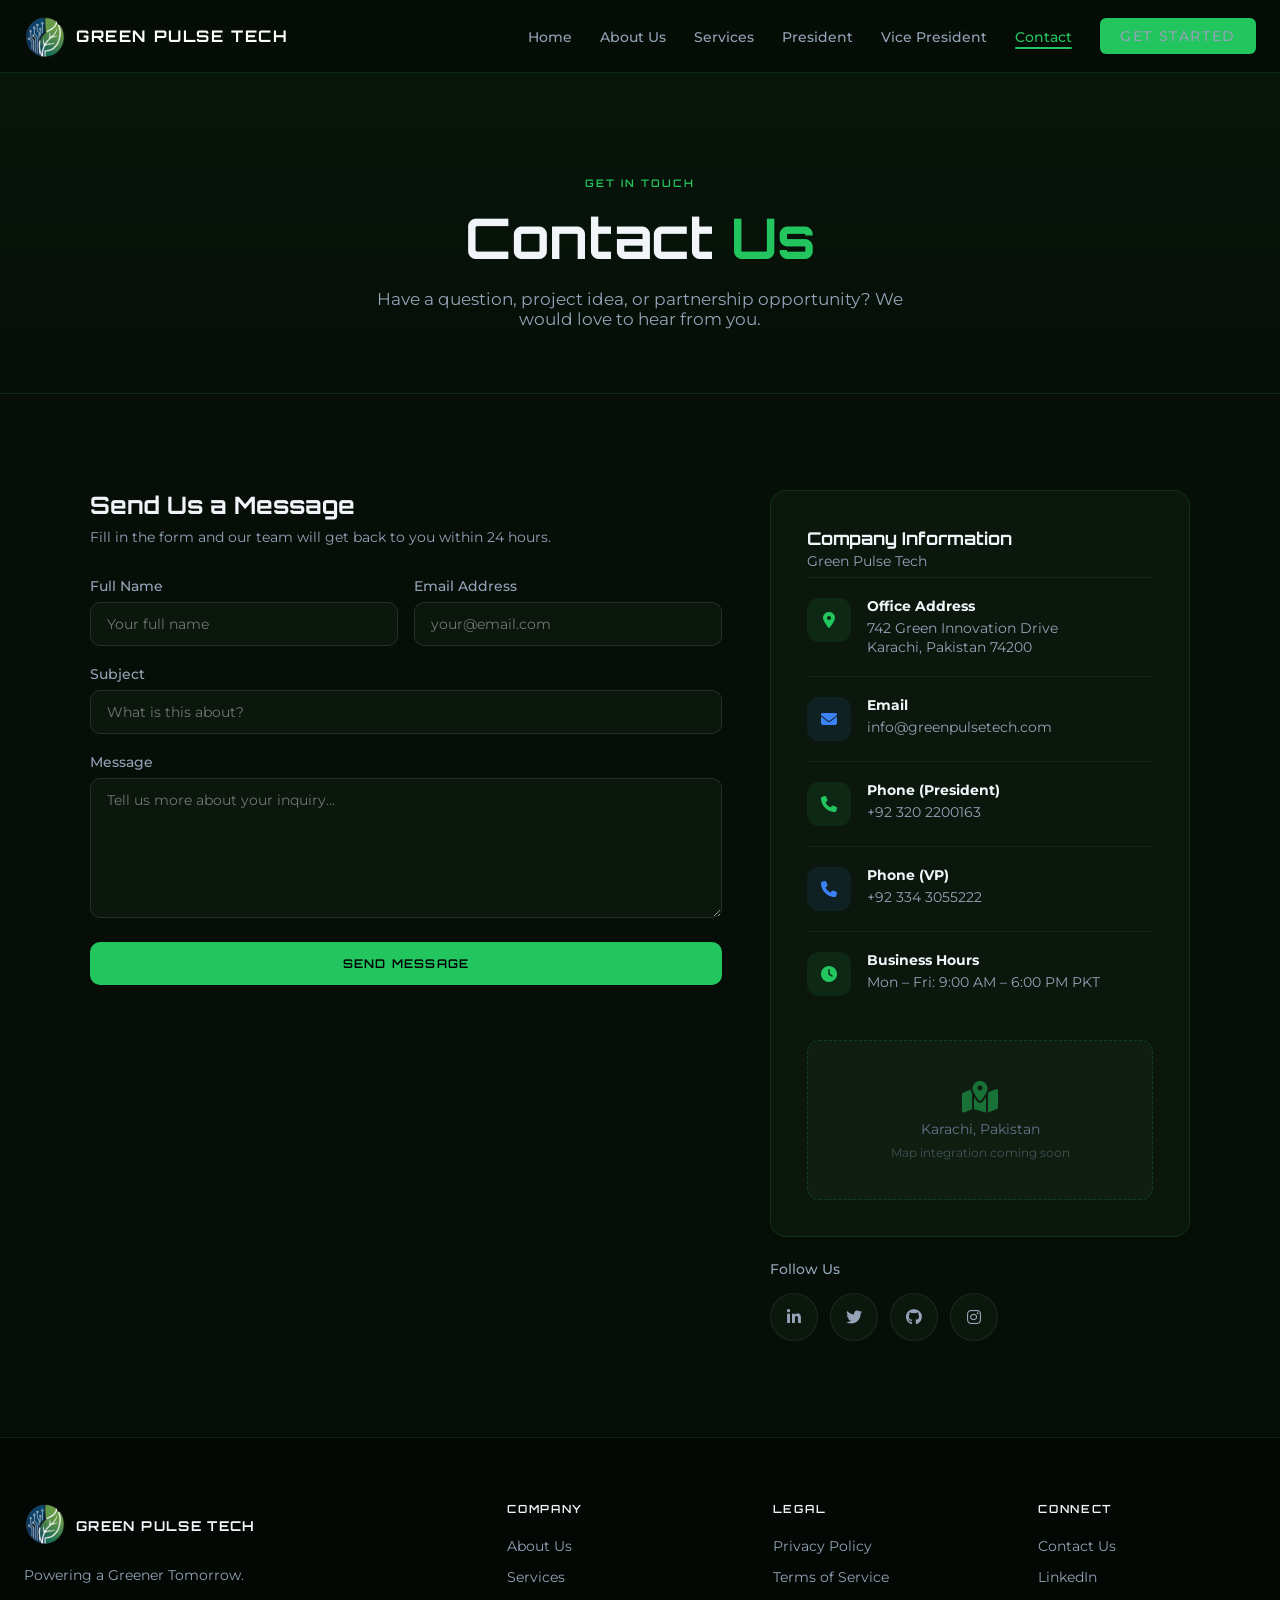
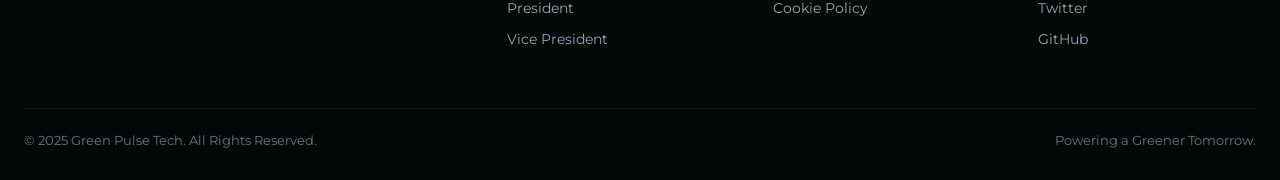
<file: contact.html>
<!DOCTYPE html>
<html lang="en">
<head>
  <meta charset="UTF-8" />
  <meta name="viewport" content="width=device-width, initial-scale=1.0" />
  <title>Contact Us — Green Pulse Tech</title>
  <link rel="icon" href="images/logo.png" />
  <link rel="preconnect" href="https://fonts.googleapis.com" />
  <link rel="preconnect" href="https://fonts.gstatic.com" crossorigin />
  <link href="https://fonts.googleapis.com/css2?family=Orbitron:wght@400;500;600;700;800;900&family=Montserrat:ital,wght@0,300;0,400;0,500;0,600;0,700;1,400&display=swap" rel="stylesheet" />
  <link rel="stylesheet" href="https://cdnjs.cloudflare.com/ajax/libs/font-awesome/6.5.0/css/all.min.css" />
  <link rel="stylesheet" href="css/style.css" />
</head>
<body>

<header id="navbar">
  <div class="nav-inner">
    <a href="index.html" class="nav-logo"><img src="images/logo.png" alt="Green Pulse Tech Logo" /><span>GREEN PULSE TECH</span></a>
    <ul class="nav-links">
      <li><a href="index.html" class="nav-link">Home</a></li>
      <li><a href="about.html" class="nav-link">About Us</a></li>
      <li><a href="services.html" class="nav-link">Services</a></li>
      <li><a href="president.html" class="nav-link">President</a></li>
      <li><a href="vp.html" class="nav-link">Vice President</a></li>
      <li><a href="contact.html" class="nav-link">Contact</a></li>
      <li><a href="contact.html" class="btn-primary">GET STARTED</a></li>
    </ul>
    <button class="hamburger" id="menu-toggle"><i class="fas fa-bars" id="menu-icon"></i></button>
  </div>
  <div class="mobile-menu" id="mobile-menu">
    <a href="index.html" class="mobile-nav-link">Home</a>
    <a href="about.html" class="mobile-nav-link">About Us</a>
    <a href="services.html" class="mobile-nav-link">Services</a>
    <a href="president.html" class="mobile-nav-link">President</a>
    <a href="vp.html" class="mobile-nav-link">Vice President</a>
    <a href="contact.html" class="mobile-nav-link">Contact</a>
    <a href="contact.html" class="btn-primary">GET STARTED</a>
  </div>
</header>

<div class="page-content">
  <div class="page-hero">
    <span class="section-label">Get in Touch</span>
    <h1>Contact <span class="green">Us</span></h1>
    <p>Have a question, project idea, or partnership opportunity? We would love to hear from you.</p>
  </div>

  <section>
    <div class="contact-grid">
      <!-- Form -->
      <div>
        <h2 style="font-size:1.5rem;margin-bottom:8px;">Send Us a Message</h2>
        <p style="color:var(--text-muted);font-size:0.9rem;margin-bottom:32px;">Fill in the form and our team will get back to you within 24 hours.</p>
        <form id="contact-form">
          <div class="grid-2" style="gap:16px;">
            <div class="form-group">
              <label class="form-label" for="name">Full Name</label>
              <input class="form-input" type="text" id="name" name="name" placeholder="Your full name" required />
            </div>
            <div class="form-group">
              <label class="form-label" for="email">Email Address</label>
              <input class="form-input" type="email" id="email" name="email" placeholder="your@email.com" required />
            </div>
          </div>
          <div class="form-group">
            <label class="form-label" for="subject">Subject</label>
            <input class="form-input" type="text" id="subject" name="subject" placeholder="What is this about?" required />
          </div>
          <div class="form-group">
            <label class="form-label" for="message">Message</label>
            <textarea class="form-textarea" id="message" name="message" placeholder="Tell us more about your inquiry..." required></textarea>
          </div>
          <button type="submit" class="form-btn">SEND MESSAGE</button>
          <div id="form-success" class="form-success">
            <i class="fas fa-check-circle" style="font-size:1.5rem;margin-bottom:8px;display:block;"></i>
            Message sent! We will get back to you soon.
          </div>
        </form>
      </div>

      <!-- Contact Info -->
      <div>
        <div class="contact-info-card">
          <h3 style="font-size:1.1rem;margin-bottom:4px;">Company Information</h3>
          <p style="color:var(--text-muted);font-size:0.85rem;margin-bottom:8px;">Green Pulse Tech</p>
          <hr class="divider" style="margin-bottom:0;" />
          <div class="contact-info-item">
            <div class="contact-info-icon"><i class="fas fa-location-dot"></i></div>
            <div class="contact-info-text">
              <strong>Office Address</strong>
              <span>742 Green Innovation Drive<br>Karachi, Pakistan 74200</span>
            </div>
          </div>
          <div class="contact-info-item">
            <div class="contact-info-icon blue"><i class="fas fa-envelope"></i></div>
            <div class="contact-info-text">
              <strong>Email</strong>
              <span>info@greenpulsetech.com</span>
            </div>
          </div>
          <div class="contact-info-item">
            <div class="contact-info-icon"><i class="fas fa-phone"></i></div>
            <div class="contact-info-text">
              <strong>Phone (President)</strong>
              <span>+92 320 2200163</span>
            </div>
          </div>
          <div class="contact-info-item">
            <div class="contact-info-icon blue"><i class="fas fa-phone"></i></div>
            <div class="contact-info-text">
              <strong>Phone (VP)</strong>
              <span>+92 334 3055222</span>
            </div>
          </div>
          <div class="contact-info-item" style="border-bottom:none;">
            <div class="contact-info-icon"><i class="fas fa-clock"></i></div>
            <div class="contact-info-text">
              <strong>Business Hours</strong>
              <span>Mon – Fri: 9:00 AM – 6:00 PM PKT</span>
            </div>
          </div>
          <div class="map-placeholder">
            <i class="fas fa-map-location-dot"></i>
            <span>Karachi, Pakistan</span>
            <span style="font-size:0.75rem;opacity:0.6;">Map integration coming soon</span>
          </div>
        </div>

        <!-- Social -->
        <div style="margin-top:24px;">
          <p style="color:var(--text-muted);font-size:0.85rem;margin-bottom:16px;font-weight:500;">Follow Us</p>
          <div style="display:flex;gap:12px;">
            <a href="#" class="social-btn" title="LinkedIn"><i class="fab fa-linkedin-in"></i></a>
            <a href="#" class="social-btn" title="Twitter"><i class="fab fa-twitter"></i></a>
            <a href="#" class="social-btn" title="GitHub"><i class="fab fa-github"></i></a>
            <a href="#" class="social-btn" title="Instagram"><i class="fab fa-instagram"></i></a>
          </div>
        </div>
      </div>
    </div>
  </section>
</div>

<footer>
  <div class="footer-grid">
    <div class="footer-brand"><div class="footer-logo-row"><img src="images/logo.png" alt="Logo" /><span>GREEN PULSE TECH</span></div><p>Powering a Greener Tomorrow.</p></div>
    <div class="footer-col"><h4>Company</h4><ul><li><a href="about.html">About Us</a></li><li><a href="services.html">Services</a></li><li><a href="president.html">President</a></li><li><a href="vp.html">Vice President</a></li></ul></div>
    <div class="footer-col"><h4>Legal</h4><ul><li><a href="#">Privacy Policy</a></li><li><a href="#">Terms of Service</a></li><li><a href="#">Cookie Policy</a></li></ul></div>
    <div class="footer-col"><h4>Connect</h4><ul><li><a href="contact.html">Contact Us</a></li><li><a href="#">LinkedIn</a></li><li><a href="#">Twitter</a></li><li><a href="#">GitHub</a></li></ul></div>
  </div>
  <div class="footer-bottom"><p>&copy; 2025 Green Pulse Tech. All Rights Reserved.</p><p>Powering a Greener Tomorrow.</p></div>
</footer>
<script src="js/main.js"></script>
</body>
</html>
</file>
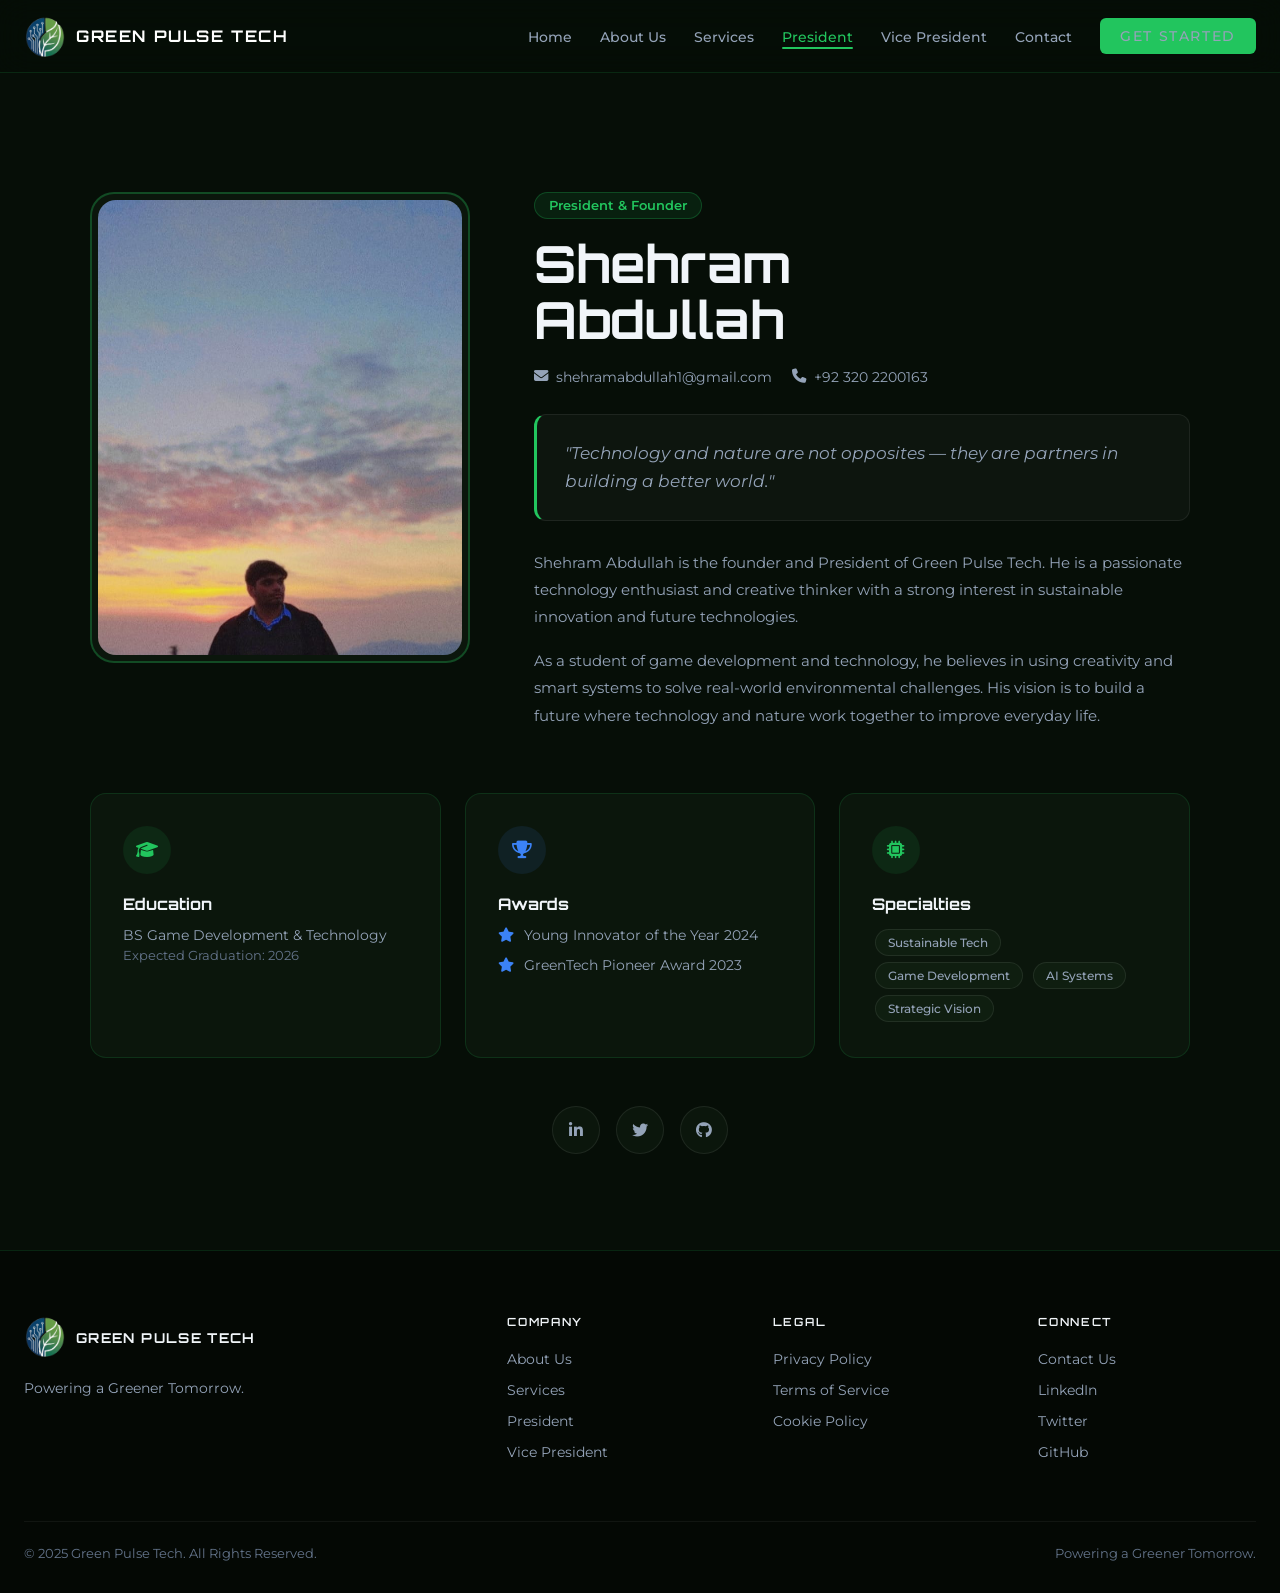
<file: president.html>
<!DOCTYPE html>
<html lang="en">
<head>
  <meta charset="UTF-8" />
  <meta name="viewport" content="width=device-width, initial-scale=1.0" />
  <title>President — Green Pulse Tech</title>
  <link rel="icon" href="images/logo.png" />
  <link rel="preconnect" href="https://fonts.googleapis.com" />
  <link rel="preconnect" href="https://fonts.gstatic.com" crossorigin />
  <link href="https://fonts.googleapis.com/css2?family=Orbitron:wght@400;500;600;700;800;900&family=Montserrat:ital,wght@0,300;0,400;0,500;0,600;0,700;1,400&display=swap" rel="stylesheet" />
  <link rel="stylesheet" href="https://cdnjs.cloudflare.com/ajax/libs/font-awesome/6.5.0/css/all.min.css" />
  <link rel="stylesheet" href="css/style.css" />
</head>
<body>

<header id="navbar">
  <div class="nav-inner">
    <a href="index.html" class="nav-logo"><img src="images/logo.png" alt="Green Pulse Tech Logo" /><span>GREEN PULSE TECH</span></a>
    <ul class="nav-links">
      <li><a href="index.html" class="nav-link">Home</a></li>
      <li><a href="about.html" class="nav-link">About Us</a></li>
      <li><a href="services.html" class="nav-link">Services</a></li>
      <li><a href="president.html" class="nav-link">President</a></li>
      <li><a href="vp.html" class="nav-link">Vice President</a></li>
      <li><a href="contact.html" class="nav-link">Contact</a></li>
      <li><a href="contact.html" class="btn-primary">GET STARTED</a></li>
    </ul>
    <button class="hamburger" id="menu-toggle"><i class="fas fa-bars" id="menu-icon"></i></button>
  </div>
  <div class="mobile-menu" id="mobile-menu">
    <a href="index.html" class="mobile-nav-link">Home</a>
    <a href="about.html" class="mobile-nav-link">About Us</a>
    <a href="services.html" class="mobile-nav-link">Services</a>
    <a href="president.html" class="mobile-nav-link">President</a>
    <a href="vp.html" class="mobile-nav-link">Vice President</a>
    <a href="contact.html" class="mobile-nav-link">Contact</a>
    <a href="contact.html" class="btn-primary">GET STARTED</a>
  </div>
</header>

<div class="page-content">
  <section class="profile-section">
    <div class="container">
      <div class="profile-hero">
        <!-- Photo -->
        <div class="profile-photo-wrap">
          <div class="profile-photo-frame">
            <img src="images/shehram.jpeg" alt="Shehram Abdullah" class="profile-photo" />
          </div>
        </div>
        <!-- Info -->
        <div>
          <span class="profile-badge">President &amp; Founder</span>
          <h1 class="profile-name">Shehram<br>Abdullah</h1>
          <div class="profile-contacts">
            <a href="mailto:shehramabdullah1@gmail.com" class="profile-contact-link">
              <i class="fas fa-envelope"></i> shehramabdullah1@gmail.com
            </a>
            <a href="tel:+923202200163" class="profile-contact-link">
              <i class="fas fa-phone"></i> +92 320 2200163
            </a>
          </div>
          <div class="profile-quote">
            "Technology and nature are not opposites — they are partners in building a better world."
          </div>
          <div class="profile-bio">
            <p>Shehram Abdullah is the founder and President of Green Pulse Tech. He is a passionate technology enthusiast and creative thinker with a strong interest in sustainable innovation and future technologies.</p>
            <p>As a student of game development and technology, he believes in using creativity and smart systems to solve real-world environmental challenges. His vision is to build a future where technology and nature work together to improve everyday life.</p>
          </div>
        </div>
      </div>

      <!-- Stats Grid -->
      <div class="profile-stats">
        <div class="grid-3" style="margin-top:48px;">
          <div class="stat-card">
            <div class="stat-card-icon"><i class="fas fa-graduation-cap"></i></div>
            <h3>Education</h3>
            <p>BS Game Development &amp; Technology<small>Expected Graduation: 2026</small></p>
          </div>
          <div class="stat-card">
            <div class="stat-card-icon blue"><i class="fas fa-trophy"></i></div>
            <h3>Awards</h3>
            <div class="award-item"><i class="fas fa-star"></i><span>Young Innovator of the Year 2024</span></div>
            <div class="award-item"><i class="fas fa-star"></i><span>GreenTech Pioneer Award 2023</span></div>
          </div>
          <div class="stat-card">
            <div class="stat-card-icon"><i class="fas fa-microchip"></i></div>
            <h3>Specialties</h3>
            <div style="margin-top:8px;">
              <span class="tag">Sustainable Tech</span>
              <span class="tag">Game Development</span>
              <span class="tag">AI Systems</span>
              <span class="tag">Strategic Vision</span>
            </div>
          </div>
        </div>
      </div>

      <!-- Social -->
      <div class="social-row">
        <a href="#" class="social-btn" title="LinkedIn"><i class="fab fa-linkedin-in"></i></a>
        <a href="#" class="social-btn" title="Twitter"><i class="fab fa-twitter"></i></a>
        <a href="#" class="social-btn" title="GitHub"><i class="fab fa-github"></i></a>
      </div>
    </div>
  </section>
</div>

<footer>
  <div class="footer-grid">
    <div class="footer-brand"><div class="footer-logo-row"><img src="images/logo.png" alt="Logo" /><span>GREEN PULSE TECH</span></div><p>Powering a Greener Tomorrow.</p></div>
    <div class="footer-col"><h4>Company</h4><ul><li><a href="about.html">About Us</a></li><li><a href="services.html">Services</a></li><li><a href="president.html">President</a></li><li><a href="vp.html">Vice President</a></li></ul></div>
    <div class="footer-col"><h4>Legal</h4><ul><li><a href="#">Privacy Policy</a></li><li><a href="#">Terms of Service</a></li><li><a href="#">Cookie Policy</a></li></ul></div>
    <div class="footer-col"><h4>Connect</h4><ul><li><a href="contact.html">Contact Us</a></li><li><a href="#">LinkedIn</a></li><li><a href="#">Twitter</a></li><li><a href="#">GitHub</a></li></ul></div>
  </div>
  <div class="footer-bottom"><p>&copy; 2025 Green Pulse Tech. All Rights Reserved.</p><p>Powering a Greener Tomorrow.</p></div>
</footer>
<script src="js/main.js"></script>
</body>
</html>
</file>
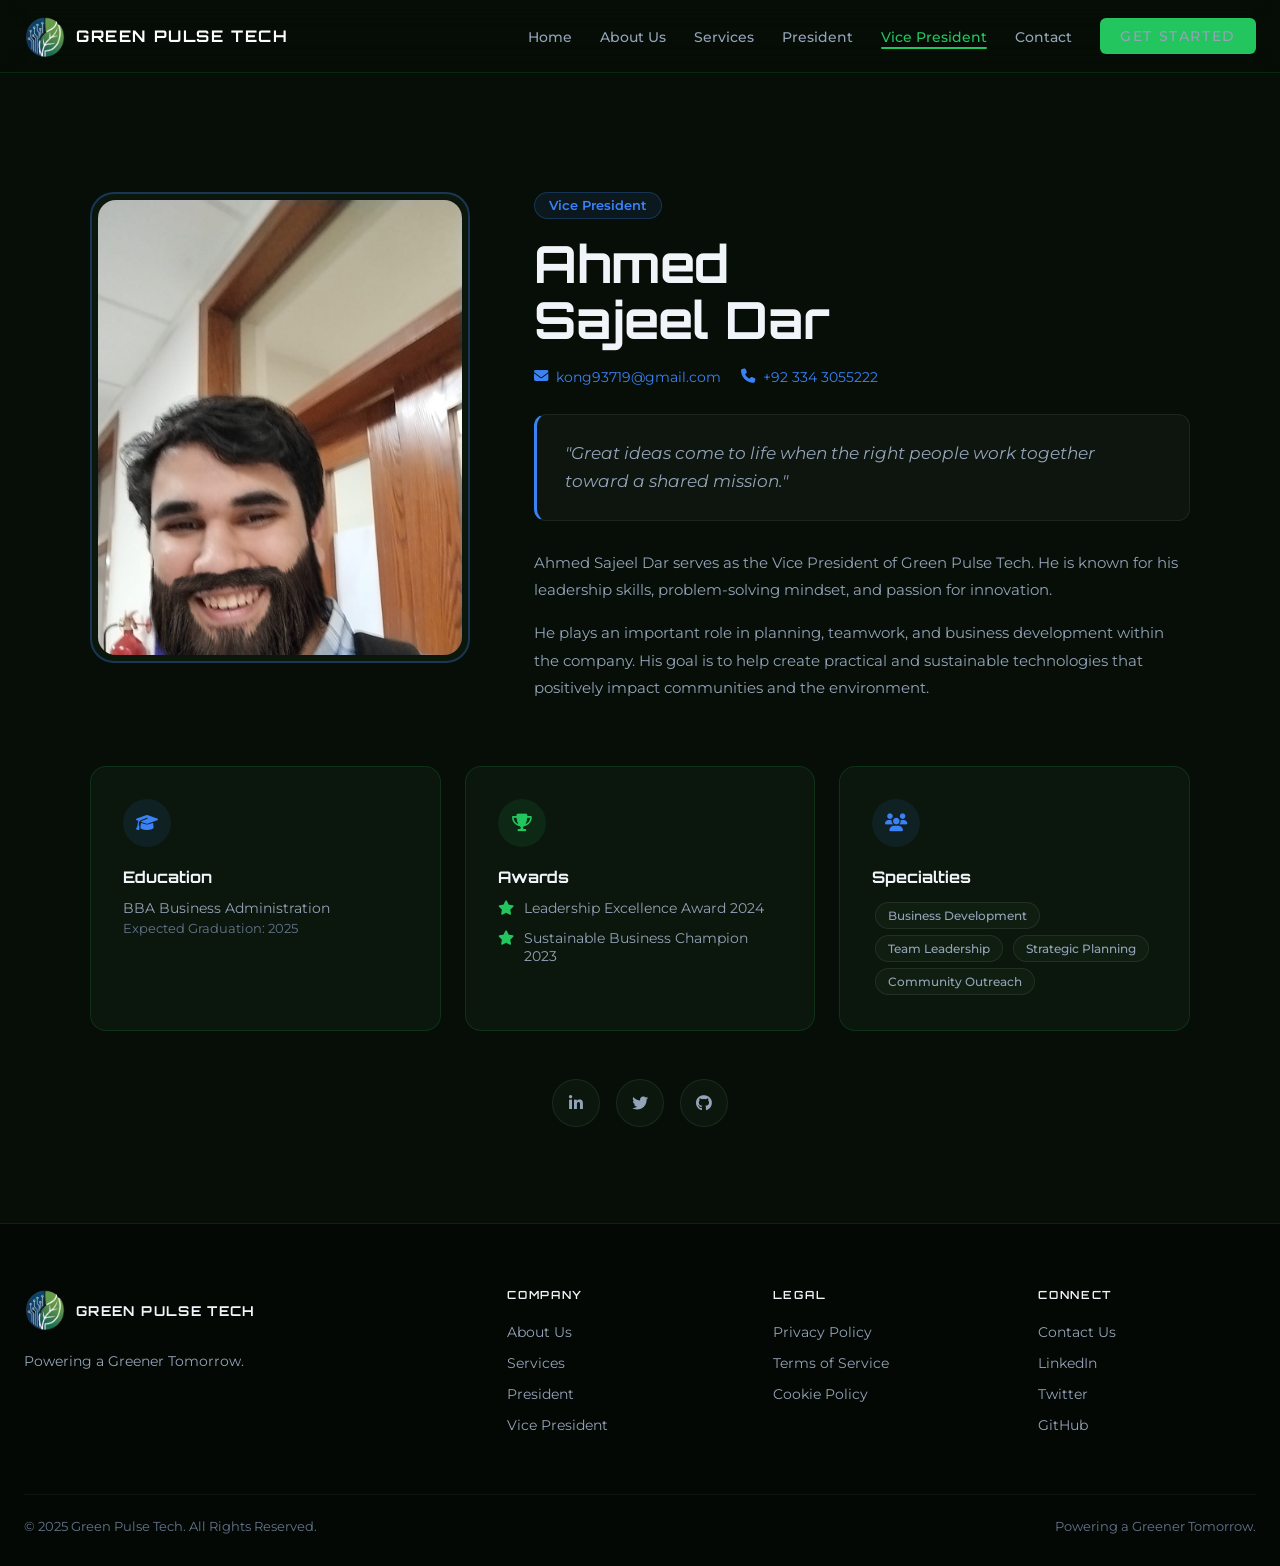
<file: vp.html>
<!DOCTYPE html>
<html lang="en">
<head>
  <meta charset="UTF-8" />
  <meta name="viewport" content="width=device-width, initial-scale=1.0" />
  <title>Vice President — Green Pulse Tech</title>
  <link rel="icon" href="images/logo.png" />
  <link rel="preconnect" href="https://fonts.googleapis.com" />
  <link rel="preconnect" href="https://fonts.gstatic.com" crossorigin />
  <link href="https://fonts.googleapis.com/css2?family=Orbitron:wght@400;500;600;700;800;900&family=Montserrat:ital,wght@0,300;0,400;0,500;0,600;0,700;1,400&display=swap" rel="stylesheet" />
  <link rel="stylesheet" href="https://cdnjs.cloudflare.com/ajax/libs/font-awesome/6.5.0/css/all.min.css" />
  <link rel="stylesheet" href="css/style.css" />
</head>
<body>

<header id="navbar">
  <div class="nav-inner">
    <a href="index.html" class="nav-logo"><img src="images/logo.png" alt="Green Pulse Tech Logo" /><span>GREEN PULSE TECH</span></a>
    <ul class="nav-links">
      <li><a href="index.html" class="nav-link">Home</a></li>
      <li><a href="about.html" class="nav-link">About Us</a></li>
      <li><a href="services.html" class="nav-link">Services</a></li>
      <li><a href="president.html" class="nav-link">President</a></li>
      <li><a href="vp.html" class="nav-link">Vice President</a></li>
      <li><a href="contact.html" class="nav-link">Contact</a></li>
      <li><a href="contact.html" class="btn-primary">GET STARTED</a></li>
    </ul>
    <button class="hamburger" id="menu-toggle"><i class="fas fa-bars" id="menu-icon"></i></button>
  </div>
  <div class="mobile-menu" id="mobile-menu">
    <a href="index.html" class="mobile-nav-link">Home</a>
    <a href="about.html" class="mobile-nav-link">About Us</a>
    <a href="services.html" class="mobile-nav-link">Services</a>
    <a href="president.html" class="mobile-nav-link">President</a>
    <a href="vp.html" class="mobile-nav-link">Vice President</a>
    <a href="contact.html" class="mobile-nav-link">Contact</a>
    <a href="contact.html" class="btn-primary">GET STARTED</a>
  </div>
</header>

<div class="page-content">
  <section class="profile-section">
    <div class="container">
      <div class="profile-hero">
        <!-- Photo -->
        <div class="profile-photo-wrap">
          <div class="profile-photo-frame blue-frame">
            <img src="images/ahmed.jpeg" alt="Ahmed Sajeel Dar" class="profile-photo" />
          </div>
        </div>
        <!-- Info -->
        <div>
          <span class="profile-badge blue-badge">Vice President</span>
          <h1 class="profile-name">Ahmed<br>Sajeel Dar</h1>
          <div class="profile-contacts">
            <a href="mailto:kong93719@gmail.com" class="profile-contact-link blue">
              <i class="fas fa-envelope"></i> kong93719@gmail.com
            </a>
            <a href="tel:+923343055222" class="profile-contact-link blue">
              <i class="fas fa-phone"></i> +92 334 3055222
            </a>
          </div>
          <div class="profile-quote blue-quote">
            "Great ideas come to life when the right people work together toward a shared mission."
          </div>
          <div class="profile-bio">
            <p>Ahmed Sajeel Dar serves as the Vice President of Green Pulse Tech. He is known for his leadership skills, problem-solving mindset, and passion for innovation.</p>
            <p>He plays an important role in planning, teamwork, and business development within the company. His goal is to help create practical and sustainable technologies that positively impact communities and the environment.</p>
          </div>
        </div>
      </div>

      <!-- Stats Grid -->
      <div class="profile-stats">
        <div class="grid-3" style="margin-top:48px;">
          <div class="stat-card">
            <div class="stat-card-icon blue"><i class="fas fa-graduation-cap"></i></div>
            <h3>Education</h3>
            <p>BBA Business Administration<small>Expected Graduation: 2025</small></p>
          </div>
          <div class="stat-card">
            <div class="stat-card-icon"><i class="fas fa-trophy"></i></div>
            <h3>Awards</h3>
            <div class="award-item"><i class="fas fa-star" style="color:var(--primary)"></i><span>Leadership Excellence Award 2024</span></div>
            <div class="award-item"><i class="fas fa-star" style="color:var(--primary)"></i><span>Sustainable Business Champion 2023</span></div>
          </div>
          <div class="stat-card">
            <div class="stat-card-icon blue"><i class="fas fa-users"></i></div>
            <h3>Specialties</h3>
            <div style="margin-top:8px;">
              <span class="tag">Business Development</span>
              <span class="tag">Team Leadership</span>
              <span class="tag">Strategic Planning</span>
              <span class="tag">Community Outreach</span>
            </div>
          </div>
        </div>
      </div>

      <!-- Social -->
      <div class="social-row">
        <a href="#" class="social-btn blue-hover" title="LinkedIn"><i class="fab fa-linkedin-in"></i></a>
        <a href="#" class="social-btn blue-hover" title="Twitter"><i class="fab fa-twitter"></i></a>
        <a href="#" class="social-btn blue-hover" title="GitHub"><i class="fab fa-github"></i></a>
      </div>
    </div>
  </section>
</div>

<footer>
  <div class="footer-grid">
    <div class="footer-brand"><div class="footer-logo-row"><img src="images/logo.png" alt="Logo" /><span>GREEN PULSE TECH</span></div><p>Powering a Greener Tomorrow.</p></div>
    <div class="footer-col"><h4>Company</h4><ul><li><a href="about.html">About Us</a></li><li><a href="services.html">Services</a></li><li><a href="president.html">President</a></li><li><a href="vp.html">Vice President</a></li></ul></div>
    <div class="footer-col"><h4>Legal</h4><ul><li><a href="#">Privacy Policy</a></li><li><a href="#">Terms of Service</a></li><li><a href="#">Cookie Policy</a></li></ul></div>
    <div class="footer-col"><h4>Connect</h4><ul><li><a href="contact.html">Contact Us</a></li><li><a href="#">LinkedIn</a></li><li><a href="#">Twitter</a></li><li><a href="#">GitHub</a></li></ul></div>
  </div>
  <div class="footer-bottom"><p>&copy; 2025 Green Pulse Tech. All Rights Reserved.</p><p>Powering a Greener Tomorrow.</p></div>
</footer>
<script src="js/main.js"></script>
</body>
</html>
</file>
<file: css/style.css>
@import url('https://fonts.googleapis.com/css2?family=Orbitron:wght@400;500;600;700;800;900&family=Montserrat:ital,wght@0,300;0,400;0,500;0,600;0,700;1,400&display=swap');

*, *::before, *::after { box-sizing: border-box; margin: 0; padding: 0; }

:root {
  --primary: #22c55e;
  --primary-dark: #16a34a;
  --accent: #3b82f6;
  --bg: #060e07;
  --bg-card: #0b160c;
  --bg-card2: #0f1e10;
  --border: rgba(34, 197, 94, 0.15);
  --border-blue: rgba(59, 130, 246, 0.2);
  --text: #f1f5f9;
  --text-muted: #94a3b8;
  --text-dim: #64748b;
}

html { scroll-behavior: smooth; }

body {
  font-family: 'Montserrat', sans-serif;
  background-color: var(--bg);
  color: var(--text);
  min-height: 100vh;
  overflow-x: hidden;
}

/* ── TYPOGRAPHY ── */
.font-orbitron { font-family: 'Orbitron', sans-serif; }
h1,h2,h3 { font-family: 'Orbitron', sans-serif; }

/* ── NAVBAR ── */
#navbar {
  position: fixed;
  top: 0; left: 0; right: 0;
  z-index: 100;
  background: rgba(6, 14, 7, 0.85);
  backdrop-filter: blur(16px);
  -webkit-backdrop-filter: blur(16px);
  border-bottom: 1px solid var(--border);
  transition: all 0.3s ease;
}
#navbar.scrolled {
  background: rgba(6, 14, 7, 0.98);
  box-shadow: 0 4px 32px rgba(0,0,0,0.5);
}
.nav-inner {
  max-width: 1280px;
  margin: 0 auto;
  padding: 0 24px;
  height: 72px;
  display: flex;
  align-items: center;
  justify-content: space-between;
}
.nav-logo {
  display: flex;
  align-items: center;
  gap: 10px;
  text-decoration: none;
}
.nav-logo img { width: 42px; height: 42px; object-fit: contain; }
.nav-logo span {
  font-family: 'Orbitron', sans-serif;
  font-weight: 700;
  font-size: 1rem;
  letter-spacing: 0.1em;
  color: #fff;
  transition: color 0.2s;
}
.nav-logo:hover span { color: var(--primary); }

.nav-links {
  display: flex;
  align-items: center;
  gap: 28px;
  list-style: none;
}
.nav-links a {
  font-family: 'Montserrat', sans-serif;
  font-size: 0.85rem;
  font-weight: 500;
  color: var(--text-muted);
  text-decoration: none;
  transition: color 0.2s;
  position: relative;
}
.nav-links a:hover, .nav-links a.active { color: var(--primary); }
.nav-links a.active::after {
  content: '';
  position: absolute;
  bottom: -4px; left: 0; right: 0;
  height: 2px;
  background: var(--primary);
  border-radius: 2px;
}

.btn-primary {
  display: inline-block;
  font-family: 'Orbitron', sans-serif;
  font-size: 0.7rem;
  font-weight: 600;
  letter-spacing: 0.12em;
  color: #000;
  background: var(--primary);
  padding: 10px 20px;
  border-radius: 6px;
  text-decoration: none;
  border: none;
  cursor: pointer;
  transition: background 0.2s, transform 0.1s;
}
.btn-primary:hover { background: var(--primary-dark); transform: translateY(-1px); }

.btn-outline {
  display: inline-block;
  font-family: 'Orbitron', sans-serif;
  font-size: 0.7rem;
  font-weight: 600;
  letter-spacing: 0.12em;
  color: var(--text);
  background: transparent;
  padding: 10px 20px;
  border-radius: 6px;
  text-decoration: none;
  border: 1px solid rgba(255,255,255,0.25);
  cursor: pointer;
  transition: border-color 0.2s, background 0.2s, transform 0.1s;
}
.btn-outline:hover {
  border-color: var(--primary);
  color: var(--primary);
  transform: translateY(-1px);
}

/* ── HAMBURGER ── */
.hamburger {
  display: none;
  background: none;
  border: none;
  color: var(--text-muted);
  cursor: pointer;
  padding: 6px;
  font-size: 1.3rem;
  transition: color 0.2s;
}
.hamburger:hover { color: #fff; }

.mobile-menu {
  display: none;
  flex-direction: column;
  background: rgba(6,14,7,0.98);
  border-top: 1px solid var(--border);
  padding: 16px 24px 24px;
  gap: 4px;
}
.mobile-menu.open { display: flex; }
.mobile-menu a {
  font-family: 'Montserrat', sans-serif;
  font-size: 1rem;
  font-weight: 500;
  color: var(--text-muted);
  text-decoration: none;
  padding: 12px 0;
  border-bottom: 1px solid rgba(255,255,255,0.05);
  transition: color 0.2s;
}
.mobile-menu a:hover, .mobile-menu a.active { color: var(--primary); }
.mobile-menu .btn-primary { margin-top: 12px; text-align: center; }

@media (max-width: 768px) {
  .hamburger { display: block; }
  .nav-links { display: none; }
  .nav-logo span { font-size: 0.75rem; }
}

/* ── PAGE WRAPPER ── */
.page-content { padding-top: 72px; }

/* ── HERO ── */
.hero {
  min-height: 100vh;
  display: flex;
  align-items: center;
  justify-content: center;
  position: relative;
  overflow: hidden;
  background: linear-gradient(135deg, #060e07 0%, #0a1a0b 50%, #060e07 100%);
}
.hero-bg {
  position: absolute;
  inset: 0;
  background-image: url('https://images.unsplash.com/photo-1451187580459-43490279c0fa?w=1600');
  background-size: cover;
  background-position: center;
  opacity: 0.12;
}
.hero-glow {
  position: absolute;
  width: 600px; height: 600px;
  border-radius: 50%;
  background: radial-gradient(circle, rgba(34,197,94,0.12) 0%, transparent 70%);
  top: 50%; left: 50%;
  transform: translate(-50%, -50%);
  pointer-events: none;
}
.hero-content {
  position: relative;
  z-index: 1;
  text-align: center;
  padding: 0 24px;
  max-width: 900px;
}
.hero-badge {
  display: inline-flex;
  align-items: center;
  gap: 8px;
  background: rgba(34,197,94,0.08);
  border: 1px solid rgba(34,197,94,0.25);
  color: var(--primary);
  font-size: 0.8rem;
  font-weight: 500;
  padding: 6px 16px;
  border-radius: 100px;
  margin-bottom: 32px;
}
.hero h1 {
  font-size: clamp(2.5rem, 8vw, 6rem);
  font-weight: 900;
  line-height: 1.05;
  margin-bottom: 24px;
  letter-spacing: -0.02em;
}
.hero h1 .green { color: var(--primary); }
.hero p {
  font-size: 1.2rem;
  color: var(--text-muted);
  margin-bottom: 40px;
  max-width: 600px;
  margin-left: auto;
  margin-right: auto;
}
.hero-buttons { display: flex; gap: 16px; justify-content: center; flex-wrap: wrap; }

/* ── SECTIONS ── */
section { padding: 96px 24px; }
.container { max-width: 1280px; margin: 0 auto; }
.section-label {
  display: inline-block;
  font-family: 'Orbitron', sans-serif;
  font-size: 0.65rem;
  font-weight: 600;
  letter-spacing: 0.2em;
  color: var(--primary);
  text-transform: uppercase;
  margin-bottom: 12px;
}
.section-title {
  font-size: clamp(1.8rem, 4vw, 2.8rem);
  font-weight: 700;
  margin-bottom: 20px;
}
.section-desc {
  color: var(--text-muted);
  font-size: 1.05rem;
  line-height: 1.7;
  max-width: 640px;
}
.section-center { text-align: center; }
.section-center .section-desc { margin: 0 auto; }

/* ── CARDS ── */
.grid-3 { display: grid; grid-template-columns: repeat(3,1fr); gap: 24px; }
.grid-2 { display: grid; grid-template-columns: repeat(2,1fr); gap: 24px; }
.grid-4 { display: grid; grid-template-columns: repeat(4,1fr); gap: 24px; }
@media (max-width: 1024px) { .grid-4 { grid-template-columns: repeat(2,1fr); } }
@media (max-width: 768px) { .grid-3,.grid-2,.grid-4 { grid-template-columns: 1fr; } }

.card {
  background: var(--bg-card);
  border: 1px solid var(--border);
  border-radius: 16px;
  padding: 32px;
  transition: border-color 0.3s, transform 0.3s, box-shadow 0.3s;
}
.card:hover {
  border-color: rgba(34,197,94,0.35);
  transform: translateY(-4px);
  box-shadow: 0 16px 48px rgba(34,197,94,0.08);
}
.card-icon {
  width: 52px; height: 52px;
  border-radius: 12px;
  background: rgba(34,197,94,0.1);
  display: flex;
  align-items: center;
  justify-content: center;
  font-size: 1.3rem;
  color: var(--primary);
  margin-bottom: 20px;
}
.card-icon.blue {
  background: rgba(59,130,246,0.1);
  color: var(--accent);
}
.card h3 {
  font-size: 1.1rem;
  font-weight: 700;
  margin-bottom: 12px;
}
.card p { color: var(--text-muted); font-size: 0.9rem; line-height: 1.7; }

/* ── SERVICE CARD (with image) ── */
.service-card {
  background: var(--bg-card);
  border: 1px solid var(--border);
  border-radius: 16px;
  overflow: hidden;
  transition: border-color 0.3s, transform 0.3s, box-shadow 0.3s;
}
.service-card:hover {
  border-color: rgba(34,197,94,0.35);
  transform: translateY(-4px);
  box-shadow: 0 16px 48px rgba(34,197,94,0.08);
}
.service-card-img {
  width: 100%; height: 180px;
  object-fit: cover;
  display: block;
}
.service-card-body { padding: 24px; }
.service-card-body .card-icon { margin-bottom: 12px; }
.service-card-body h3 { font-size: 1rem; margin-bottom: 8px; }
.service-card-body p { font-size: 0.85rem; color: var(--text-muted); line-height: 1.6; }

/* ── HIGHLIGHT STRIP (Mission/Vision) ── */
.highlight-strip {
  display: grid;
  grid-template-columns: 1fr 1fr;
  gap: 2px;
  border-radius: 20px;
  overflow: hidden;
  border: 1px solid var(--border);
}
.highlight-half {
  background: var(--bg-card);
  padding: 48px 40px;
}
.highlight-half.blue { border-left: 3px solid var(--accent); }
.highlight-half.green { border-left: 3px solid var(--primary); }
@media (max-width: 768px) {
  .highlight-strip { grid-template-columns: 1fr; }
}
.highlight-half h3 { font-size: 1.4rem; margin-bottom: 16px; }
.highlight-half p { color: var(--text-muted); line-height: 1.8; }

/* ── CORE VALUES ── */
.value-pill {
  display: inline-flex;
  align-items: center;
  gap: 8px;
  background: rgba(34,197,94,0.08);
  border: 1px solid rgba(34,197,94,0.2);
  color: var(--text);
  font-size: 0.9rem;
  font-weight: 500;
  padding: 10px 20px;
  border-radius: 100px;
}
.value-pill i { color: var(--primary); font-size: 0.8rem; }
.values-flex { display: flex; flex-wrap: wrap; gap: 12px; justify-content: center; }

/* ── PROFILE (President/VP) ── */
.profile-section {
  padding: 120px 24px 96px;
}
.profile-hero {
  max-width: 1100px;
  margin: 0 auto;
  display: grid;
  grid-template-columns: 380px 1fr;
  gap: 64px;
  align-items: start;
}
@media (max-width: 900px) {
  .profile-hero { grid-template-columns: 1fr; }
}
.profile-photo-wrap {
  position: relative;
}
.profile-photo-frame {
  border-radius: 24px;
  overflow: hidden;
  border: 2px solid rgba(34,197,94,0.3);
  padding: 6px;
  background: var(--bg-card);
}
.profile-photo-frame.blue-frame { border-color: rgba(59,130,246,0.3); }
.profile-photo {
  width: 100%;
  aspect-ratio: 4/5;
  object-fit: cover;
  object-position: top;
  border-radius: 18px;
  display: block;
}
.profile-badge {
  display: inline-block;
  font-size: 0.8rem;
  font-weight: 600;
  padding: 5px 14px;
  border-radius: 100px;
  background: rgba(34,197,94,0.1);
  border: 1px solid rgba(34,197,94,0.25);
  color: var(--primary);
  margin-bottom: 16px;
}
.profile-badge.blue-badge {
  background: rgba(59,130,246,0.1);
  border-color: rgba(59,130,246,0.25);
  color: var(--accent);
}
.profile-name {
  font-size: clamp(2rem, 5vw, 3.2rem);
  font-weight: 700;
  margin-bottom: 20px;
  line-height: 1.1;
}
.profile-contacts { display: flex; flex-wrap: wrap; gap: 20px; margin-bottom: 28px; }
.profile-contact-link {
  display: flex;
  align-items: center;
  gap: 8px;
  color: var(--text-muted);
  text-decoration: none;
  font-size: 0.9rem;
  transition: color 0.2s;
}
.profile-contact-link:hover { color: var(--primary); }
.profile-contact-link.blue:hover { color: var(--accent); }
.profile-quote {
  position: relative;
  background: rgba(255,255,255,0.03);
  border: 1px solid rgba(255,255,255,0.07);
  border-left: 3px solid var(--primary);
  border-radius: 12px;
  padding: 24px 28px;
  margin-bottom: 28px;
  font-style: italic;
  font-size: 1.05rem;
  line-height: 1.7;
  color: var(--text-muted);
}
.profile-quote.blue-quote { border-left-color: var(--accent); }
.profile-bio { color: var(--text-muted); line-height: 1.8; font-size: 0.95rem; }
.profile-bio p { margin-bottom: 16px; }

.profile-stats {
  max-width: 1100px;
  margin: 48px auto 0;
}
.stat-card {
  background: var(--bg-card);
  border: 1px solid var(--border);
  border-radius: 16px;
  padding: 32px;
}
.stat-card-icon {
  width: 48px; height: 48px;
  border-radius: 50%;
  background: rgba(34,197,94,0.1);
  display: flex; align-items: center; justify-content: center;
  color: var(--primary);
  font-size: 1.1rem;
  margin-bottom: 20px;
}
.stat-card-icon.blue {
  background: rgba(59,130,246,0.1);
  color: var(--accent);
}
.stat-card h3 { font-size: 1rem; margin-bottom: 12px; }
.stat-card p { color: var(--text-muted); font-size: 0.9rem; }
.stat-card p small { display: block; color: var(--text-dim); font-size: 0.8rem; margin-top: 4px; }

.tag {
  display: inline-block;
  font-size: 0.75rem;
  font-weight: 500;
  padding: 5px 12px;
  border-radius: 100px;
  background: var(--bg-card2);
  border: 1px solid rgba(255,255,255,0.08);
  color: var(--text-muted);
  margin: 3px;
}
.award-item {
  display: flex; align-items: flex-start; gap: 10px;
  margin-bottom: 12px;
  color: var(--text-muted);
  font-size: 0.9rem;
}
.award-item i { color: var(--accent); margin-top: 2px; flex-shrink: 0; }

.social-row {
  display: flex; justify-content: center; gap: 16px;
  margin-top: 48px;
}
.social-btn {
  width: 48px; height: 48px;
  border-radius: 50%;
  background: var(--bg-card);
  border: 1px solid rgba(255,255,255,0.08);
  display: flex; align-items: center; justify-content: center;
  color: var(--text-muted);
  text-decoration: none;
  font-size: 1rem;
  transition: all 0.2s;
}
.social-btn:hover {
  background: rgba(34,197,94,0.1);
  border-color: rgba(34,197,94,0.4);
  color: var(--primary);
}
.social-btn.blue-hover:hover {
  background: rgba(59,130,246,0.1);
  border-color: rgba(59,130,246,0.4);
  color: var(--accent);
}

/* ── CONTACT ── */
.contact-grid {
  display: grid;
  grid-template-columns: 1fr 420px;
  gap: 48px;
  max-width: 1100px;
  margin: 0 auto;
}
@media (max-width: 900px) { .contact-grid { grid-template-columns: 1fr; } }
.form-group { margin-bottom: 20px; }
.form-label {
  display: block;
  font-size: 0.85rem;
  font-weight: 500;
  color: var(--text-muted);
  margin-bottom: 8px;
}
.form-input, .form-textarea {
  width: 100%;
  background: var(--bg-card);
  border: 1px solid rgba(255,255,255,0.1);
  border-radius: 10px;
  color: var(--text);
  font-family: 'Montserrat', sans-serif;
  font-size: 0.9rem;
  padding: 12px 16px;
  outline: none;
  transition: border-color 0.2s;
}
.form-input:focus, .form-textarea:focus { border-color: var(--primary); }
.form-textarea { resize: vertical; min-height: 140px; }
.form-btn {
  width: 100%;
  font-family: 'Orbitron', sans-serif;
  font-size: 0.75rem;
  letter-spacing: 0.1em;
  font-weight: 600;
  background: var(--primary);
  color: #000;
  border: none;
  border-radius: 10px;
  padding: 14px;
  cursor: pointer;
  transition: background 0.2s;
}
.form-btn:hover { background: var(--primary-dark); }
.form-success {
  display: none;
  text-align: center;
  padding: 20px;
  background: rgba(34,197,94,0.1);
  border: 1px solid rgba(34,197,94,0.3);
  border-radius: 10px;
  color: var(--primary);
  margin-top: 16px;
  font-weight: 500;
}
.contact-info-card {
  background: var(--bg-card);
  border: 1px solid var(--border);
  border-radius: 16px;
  padding: 36px;
}
.contact-info-item {
  display: flex;
  align-items: flex-start;
  gap: 16px;
  padding: 20px 0;
  border-bottom: 1px solid rgba(255,255,255,0.05);
}
.contact-info-item:last-of-type { border-bottom: none; }
.contact-info-icon {
  width: 44px; height: 44px;
  border-radius: 12px;
  background: rgba(34,197,94,0.1);
  display: flex; align-items: center; justify-content: center;
  color: var(--primary);
  flex-shrink: 0;
  font-size: 1rem;
}
.contact-info-icon.blue { background: rgba(59,130,246,0.1); color: var(--accent); }
.contact-info-text strong { display: block; font-size: 0.85rem; color: var(--text); margin-bottom: 4px; }
.contact-info-text span { font-size: 0.85rem; color: var(--text-muted); }
.map-placeholder {
  border-radius: 12px;
  background: var(--bg-card2);
  border: 1px dashed rgba(34,197,94,0.2);
  height: 160px;
  display: flex;
  flex-direction: column;
  align-items: center;
  justify-content: center;
  gap: 8px;
  margin-top: 24px;
  color: var(--text-dim);
  font-size: 0.85rem;
}
.map-placeholder i { font-size: 2rem; color: var(--primary); opacity: 0.5; }

/* ── PAGE HERO (inner pages) ── */
.page-hero {
  background: linear-gradient(180deg, rgba(34,197,94,0.04) 0%, transparent 100%);
  border-bottom: 1px solid var(--border);
  padding: 100px 24px 64px;
  text-align: center;
}
.page-hero h1 { font-size: clamp(2rem, 5vw, 3.5rem); margin-bottom: 16px; }
.page-hero p { color: var(--text-muted); font-size: 1.05rem; max-width: 580px; margin: 0 auto; }

/* ── CTA BAND ── */
.cta-band {
  background: linear-gradient(135deg, rgba(34,197,94,0.08) 0%, rgba(59,130,246,0.06) 100%);
  border-top: 1px solid var(--border);
  border-bottom: 1px solid var(--border);
  padding: 80px 24px;
  text-align: center;
}
.cta-band h2 { font-size: clamp(1.6rem, 3vw, 2.4rem); margin-bottom: 16px; }
.cta-band p { color: var(--text-muted); margin-bottom: 32px; }
.cta-buttons { display: flex; gap: 16px; justify-content: center; flex-wrap: wrap; }

/* ── FOOTER ── */
footer {
  background: rgba(0,0,0,0.4);
  border-top: 1px solid var(--border);
  padding: 64px 24px 32px;
}
.footer-grid {
  max-width: 1280px;
  margin: 0 auto;
  display: grid;
  grid-template-columns: 2fr 1fr 1fr 1fr;
  gap: 48px;
  margin-bottom: 48px;
}
@media (max-width: 900px) { .footer-grid { grid-template-columns: 1fr 1fr; } }
@media (max-width: 520px) { .footer-grid { grid-template-columns: 1fr; } }
.footer-brand img { width: 42px; height: 42px; object-fit: contain; margin-bottom: 4px; }
.footer-logo-row {
  display: flex;
  align-items: center;
  gap: 10px;
  margin-bottom: 16px;
}
.footer-logo-row span {
  font-family: 'Orbitron', sans-serif;
  font-size: 0.85rem;
  font-weight: 700;
  letter-spacing: 0.1em;
}
.footer-brand p { color: var(--text-muted); font-size: 0.85rem; line-height: 1.7; max-width: 260px; }
.footer-col h4 {
  font-family: 'Orbitron', sans-serif;
  font-size: 0.7rem;
  font-weight: 600;
  letter-spacing: 0.15em;
  text-transform: uppercase;
  margin-bottom: 20px;
  color: var(--text);
}
.footer-col ul { list-style: none; }
.footer-col ul li { margin-bottom: 12px; }
.footer-col ul li a {
  color: var(--text-muted);
  text-decoration: none;
  font-size: 0.85rem;
  transition: color 0.2s;
}
.footer-col ul li a:hover { color: var(--primary); }
.footer-bottom {
  max-width: 1280px;
  margin: 0 auto;
  border-top: 1px solid rgba(255,255,255,0.05);
  padding-top: 24px;
  display: flex;
  align-items: center;
  justify-content: space-between;
  flex-wrap: wrap;
  gap: 12px;
}
.footer-bottom p { color: var(--text-dim); font-size: 0.8rem; }

/* ── ABOUT PAGE ── */
.about-grid {
  display: grid;
  grid-template-columns: 1fr 1fr;
  gap: 64px;
  align-items: center;
  max-width: 1100px;
  margin: 0 auto;
}
@media (max-width: 768px) { .about-grid { grid-template-columns: 1fr; } }
.about-img {
  width: 100%; border-radius: 20px;
  border: 1px solid var(--border);
  object-fit: cover;
  height: 400px;
}

/* ── DIVIDER ── */
.divider { border: none; border-top: 1px solid rgba(255,255,255,0.06); margin: 0; }

/* ── MISC ── */
.green { color: var(--primary); }
.blue { color: var(--accent); }
.text-muted { color: var(--text-muted); }

.services-grid {
  display: grid;
  grid-template-columns: repeat(4, 1fr);
  gap: 24px;
}
@media (max-width: 1100px) { .services-grid { grid-template-columns: repeat(2, 1fr); } }
@media (max-width: 600px) { .services-grid { grid-template-columns: 1fr; } }

.usp-band {
  background: linear-gradient(135deg, rgba(34,197,94,0.06), rgba(59,130,246,0.05));
  border: 1px solid var(--border);
  border-radius: 20px;
  padding: 56px;
  text-align: center;
  margin-top: 64px;
}
.usp-band h2 { margin-bottom: 16px; }
.usp-band p { color: var(--text-muted); max-width: 640px; margin: 0 auto; line-height: 1.8; }
</file>
